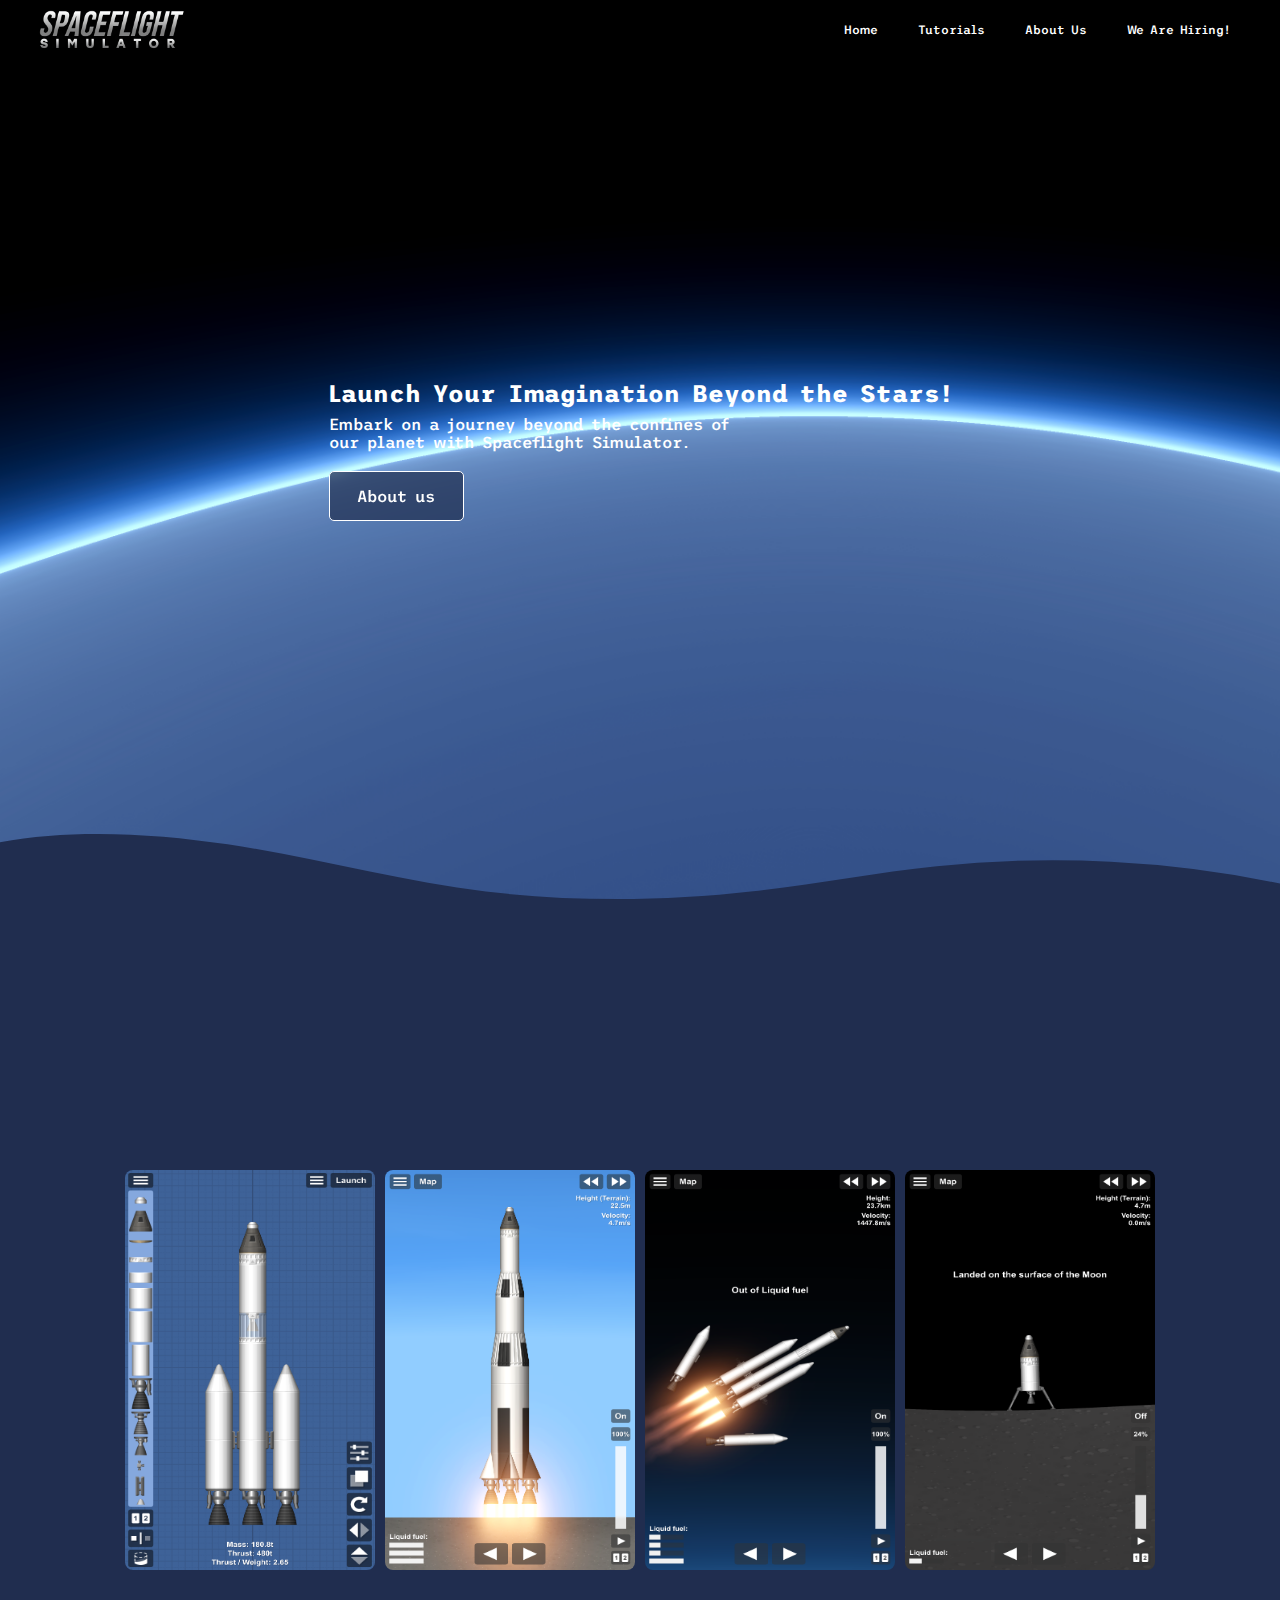
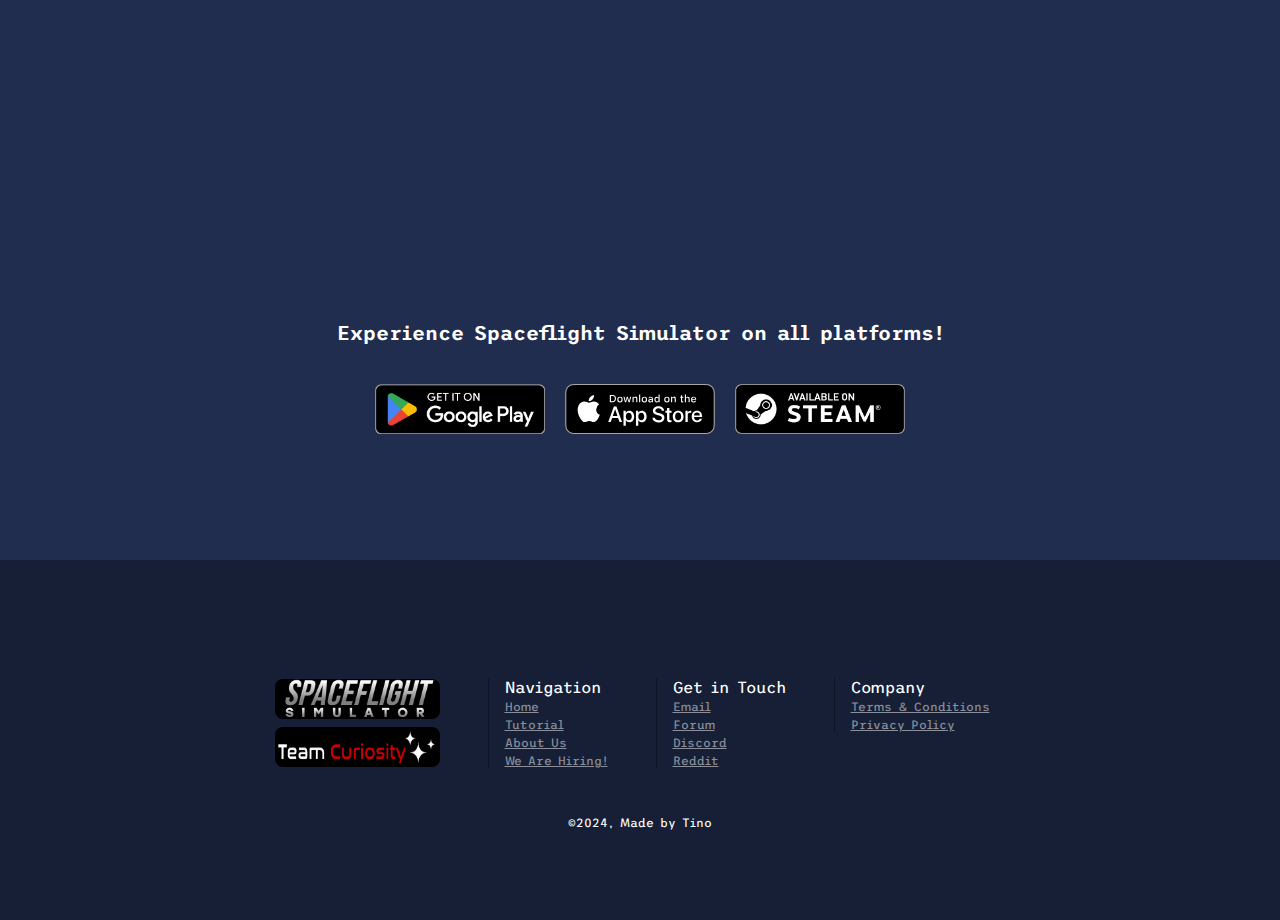
<file: index.html>
<!DOCTYPE html>
<html lang="en">
<head>
    <meta charset="UTF-8">
    <meta name="viewport" content="width=device-width, initial-scale=1.0">
    <link rel="stylesheet" href="style.css">
    <link rel="stylesheet" href="/css/home.css">
    <title>Spaceflight Simulator</title>
</head>
<body>

    <nav>
        <input type="checkbox" id="sidebar-active">
        <img src="/assets/logo.jpg" alt="The logo of Spaceflight Simulator">

        <label for="sidebar-active" class="open-sidebar-button">
            <svg xmlns="http://www.w3.org/2000/svg" height="32px" viewBox="0 -960 960 960" width="32px" fill="#000"><path d="M120-240v-80h720v80H120Zm0-200v-80h720v80H120Zm0-200v-80h720v80H120Z"/></svg>
        </label>

        <label id="overlay" for="sidebar-active"></label>

        <div class="links-container">
            <label for="sidebar-active" class="close-sidebar-button">
                <svg xmlns="http://www.w3.org/2000/svg" height="32px" viewBox="0 -960 960 960" width="32px" fill="#000"><path d="m256-200-56-56 224-224-224-224 56-56 224 224 224-224 56 56-224 224 224 224-56 56-224-224-224 224Z"/></svg>
            </label>

            <a href="index.html">Home</a>   
            <a href="/html/tutorial.html">Tutorials</a>
            <a href="/html/about.html">About Us</a>
            <a href="/html/jobs.html">We Are Hiring!</a>
        </div>
    </nav>

    <section class="hero-section">
        <div class="text-container">
            <h1>Launch Your Imagination Beyond the Stars!</h1>
            <p>Embark on a journey beyond the confines of <br> our planet with Spaceflight Simulator.</p>
            <a href="/html/about.html">About us</a>
        </div>
    </section>

    <section class="gameplay-section">
        <div class="wave">
            <svg data-name="Layer 1" xmlns="http://www.w3.org/2000/svg" viewBox="0 0 1200 120" preserveAspectRatio="none">
                <path d="M321.39,56.44c58-10.79,114.16-30.13,172-41.86,82.39-16.72,168.19-17.73,250.45-.39C823.78,31,906.67,72,985.66,92.83c70.05,18.48,146.53,26.09,214.34,3V0H0V27.35A600.21,600.21,0,0,0,321.39,56.44Z" class="shape-fill"></path>
            </svg>
        </div>

        <div class="image-container">
            <div class="row">
                <img id="slide1" src="./assets/gameplay/build.png" alt="An image shwoing the proces of building a rocket">
                <img id="slide2" src="./assets/gameplay/launch.png" alt="An image showing the laucnhing of a rocket">
            </div>
            <div class="row">
                <img id="slide3" src="./assets/gameplay/staging.png" alt="An image shwoing the staging mechanic in the game">
                <img id="slide4" src="./assets/gameplay/landing.png" alt="An image shwoing a rocket land on the surface of the moon">
            </div>

        </div>

    </section>

    <section class="download-section">

        <h1>Experience Spaceflight Simulator on all platforms!</h1>

        <div class="download-links-container">

            <a href="https://play.google.com/store/search?q=space%20flight%20simulator&c=apps&gl=DE"> <img src="./assets/badges/Google_Play_Badge.png" alt="A button indicating the user to download the game through the Google Play Store"> </a>

            <a href="https://apple.co/3PaoHJW"> <img src="./assets/badges/App_Store_Badge.svg" alt="A button indicating the user to download the game through the Apple App Store"> </a>

            <a href="https://store.steampowered.com/app/1718870/Spaceflight_Simulator/"> <img src="./assets/badges/Steam_Badge.png" alt="A button indicating the user to download the game through the Steam Website"> </a>

        </div>

    </section>

    <footer>

        <div class="footer-container">

            <div class="footer-logo-container">
                <img src="./assets/logo.jpg" alt="">
                <img src="./assets/logo2.png" alt="">
            </div>

            <div class="footer-links-container">
                <div class="links-column">
                    <h3>Navigation</h3>
                    <a href="">Home</a>
                    <a href="">Tutorial</a>
                    <a href="">About Us</a>
                    <a href="">We Are Hiring!</a>
                </div>
        
                <div class="links-column">
                    <h3>Get in Touch</h3>
                    <a href="">Email</a>
                    <a href="">Forum</a>
                    <a href="">Discord</a>
                    <a href="">Reddit</a>
                </div>
        
                <div class="links-column">
                    <h3>Company</h3>
                    <a href="">Terms & Conditions</a>
                    <a href="">Privacy Policy</a>
                </div>
            </div>
        </div>

        <h3>©2024, Made by Tino</h3>

    </footer>
    
</body>
</html>
</file>
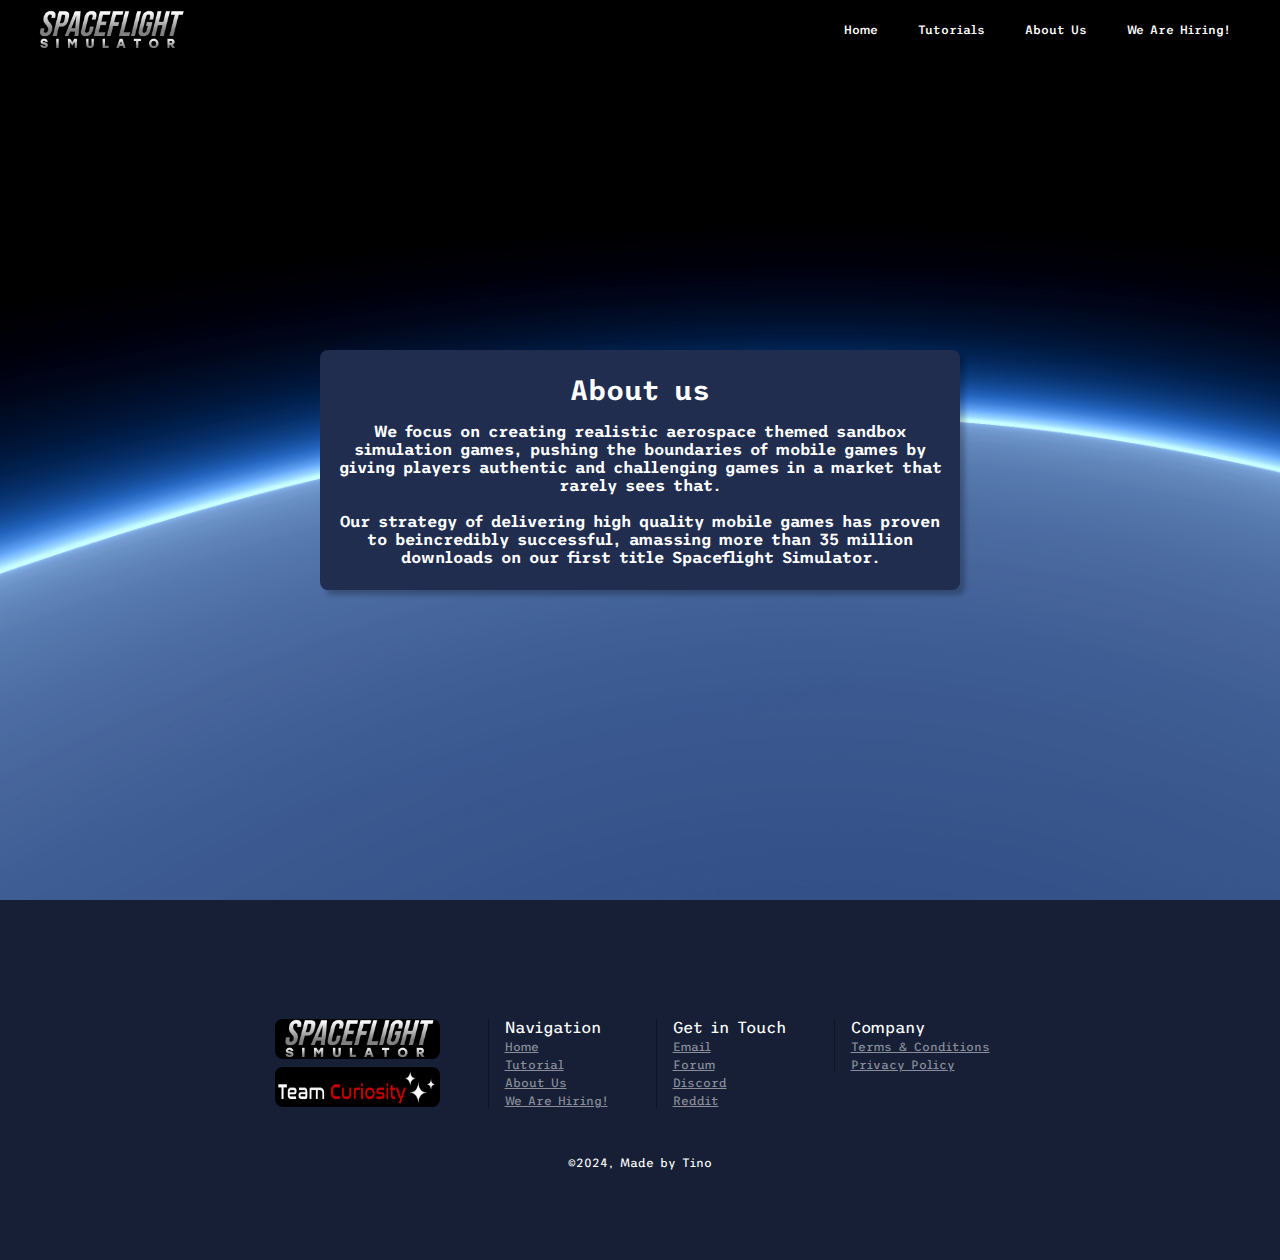
<file: html/about.html>
<!DOCTYPE html>
<html lang="en">
<head>
    <meta charset="UTF-8">
    <meta name="viewport" content="width=device-width, initial-scale=1.0">
    <link rel="stylesheet" href="../style.css">
    <link rel="stylesheet" href="/css/about.css">
    <title>Spaceflight Simulator</title>
</head>
<body>

    <nav>
        <input type="checkbox" id="sidebar-active">
        <img src="/assets/logo.jpg" alt="The logo of Spaceflight Simulator">

        <label for="sidebar-active" class="open-sidebar-button">
            <svg xmlns="http://www.w3.org/2000/svg" height="32px" viewBox="0 -960 960 960" width="32px" fill="#000"><path d="M120-240v-80h720v80H120Zm0-200v-80h720v80H120Zm0-200v-80h720v80H120Z"/></svg>
        </label>

        <label id="overlay" for="sidebar-active"></label>

        <div class="links-container">
            <label for="sidebar-active" class="close-sidebar-button">
                <svg xmlns="http://www.w3.org/2000/svg" height="32px" viewBox="0 -960 960 960" width="32px" fill="#000"><path d="m256-200-56-56 224-224-224-224 56-56 224 224 224-224 56 56-224 224 224 224-56 56-224-224-224 224Z"/></svg>
            </label>

            <a href="../index.html">Home</a>
            <a href="/html/tutorial.html">Tutorials</a>
            <a href="/html/about.html">About Us</a>
            <a href="/html/jobs.html">We Are Hiring!</a>
        </div>
    </nav>

    <section class="about-section">
        <div class="section-container">
            <div class="about-container">
                <h1>About us</h1>
                <h3>
                    We focus on creating realistic aerospace themed sandbox simulation
                    games, pushing the boundaries of mobile games by giving players authentic
                    and challenging games in a market that rarely sees that.
                </h3>
                <br>
                <h3>
                    Our strategy of delivering high quality mobile games has proven to beincredibly successful,
                    amassing more than 35 million downloads on our first title Spaceflight Simulator.
                </h3>
            </div>
        </div>
    </section>

    <footer>

        <div class="footer-container">

            <div class="footer-logo-container">
                <img src="../assets/logo.jpg" alt="">
                <img src="../assets/logo2.png" alt="">
            </div>

            <div class="footer-links-container">
                <div class="links-column">
                    <h3>Navigation</h3>
                    <a href="">Home</a>
                    <a href="">Tutorial</a>
                    <a href="">About Us</a>
                    <a href="">We Are Hiring!</a>
                </div>
        
                <div class="links-column">
                    <h3>Get in Touch</h3>
                    <a href="">Email</a>
                    <a href="">Forum</a>
                    <a href="">Discord</a>
                    <a href="">Reddit</a>
                </div>
        
                <div class="links-column">
                    <h3>Company</h3>
                    <a href="">Terms & Conditions</a>
                    <a href="">Privacy Policy</a>
                </div>
            </div>
        </div>

        <h3>©2024, Made by Tino</h3>

    </footer>
    
</body>
</html>
</file>
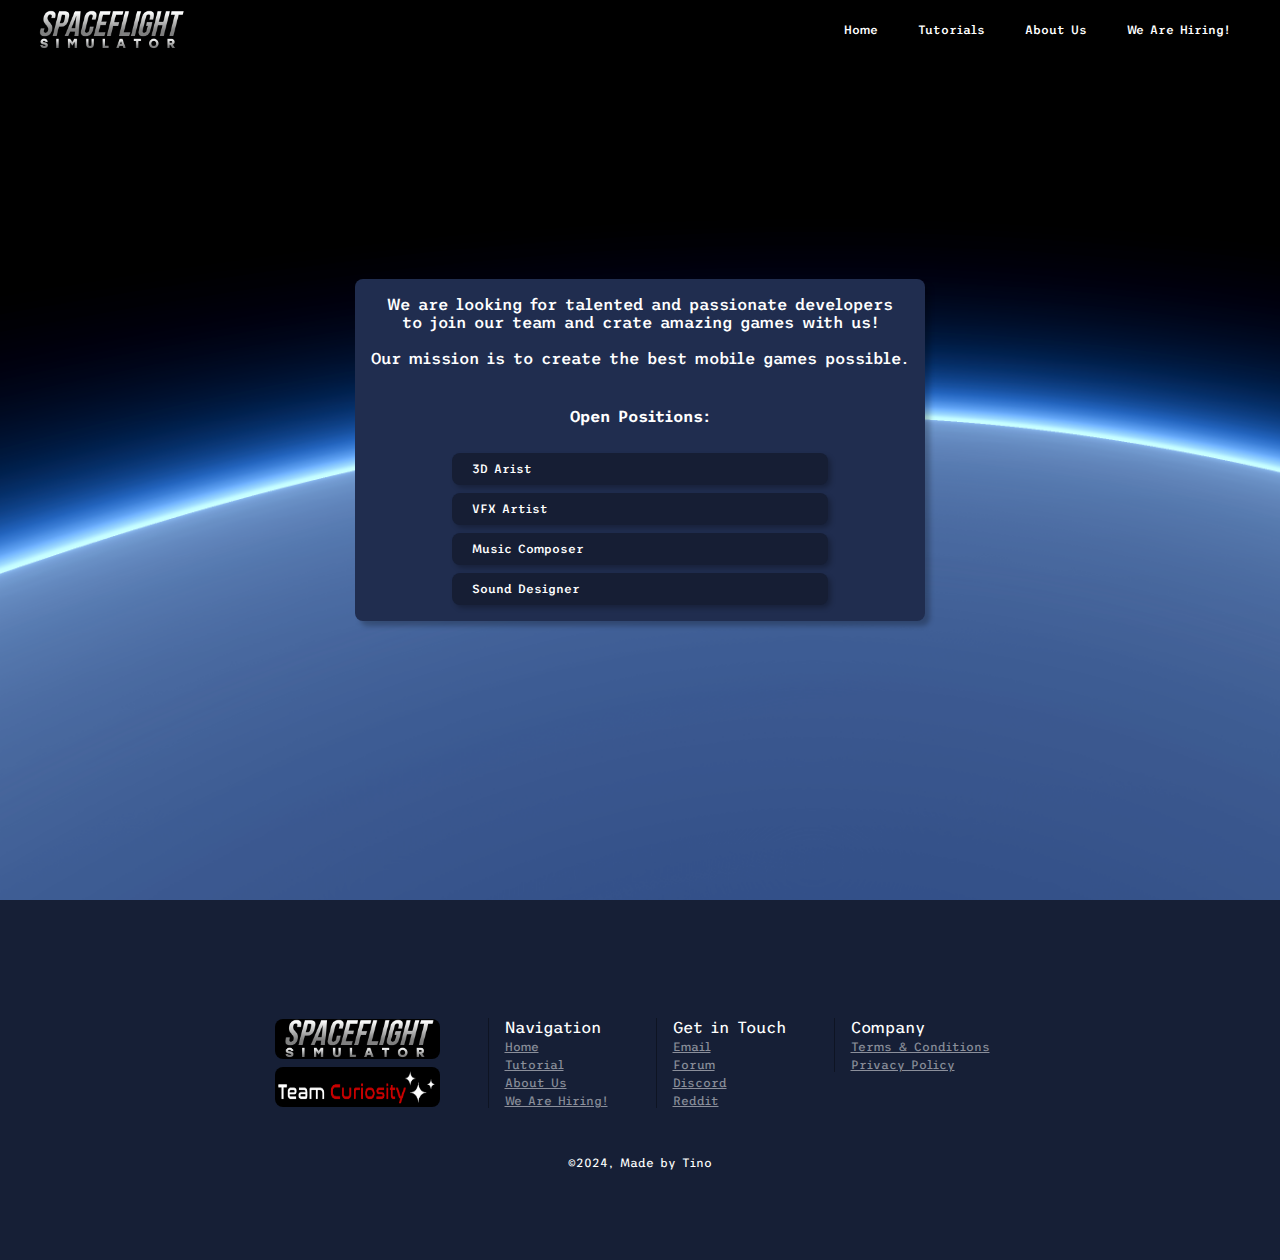
<file: html/jobs.html>
<!DOCTYPE html>
<html lang="en">
<head>
    <meta charset="UTF-8">
    <meta name="viewport" content="width=device-width, initial-scale=1.0">
    <link rel="stylesheet" href="../style.css">
    <link rel="stylesheet" href="/css/jobs.css">
    <title>Spaceflight Simulator</title>
</head>
<body>

    <nav>
        <input type="checkbox" id="sidebar-active">
        <img src="/assets/logo.jpg" alt="The logo of Spaceflight Simulator">

        <label for="sidebar-active" class="open-sidebar-button">
            <svg xmlns="http://www.w3.org/2000/svg" height="32px" viewBox="0 -960 960 960" width="32px" fill="#000"><path d="M120-240v-80h720v80H120Zm0-200v-80h720v80H120Zm0-200v-80h720v80H120Z"/></svg>
        </label>

        <label id="overlay" for="sidebar-active"></label>

        <div class="links-container">
            <label for="sidebar-active" class="close-sidebar-button">
                <svg xmlns="http://www.w3.org/2000/svg" height="32px" viewBox="0 -960 960 960" width="32px" fill="#000"><path d="m256-200-56-56 224-224-224-224 56-56 224 224 224-224 56 56-224 224 224 224-56 56-224-224-224 224Z"/></svg>
            </label>

            <a href="../index.html">Home</a>   
            <a href="/html/tutorial.html">Tutorials</a>
            <a href="/html/about.html">About Us</a>
            <a href="/html/jobs.html">We Are Hiring!</a>
        </div>
    </nav>

    <section class="jobs-section">
        <div class="section-container">
            <div class="text-container">
                <h3>We are looking for talented and passionate developers <br> to join our team and crate amazing games with us!</h3> <br>
                <h3>Our mission is to create the best mobile games possible.</h3>
            </div>
            <div class="jobs-list-container">
                <h2>Open Positions:</h2>
                <div class="job">3D Arist</div>
                <div class="job">VFX Artist</div>
                <div class="job">Music Composer</div>
                <div class="job">Sound Designer</div>
            </div>
        </div>
    </section>

    <footer>

        <div class="footer-container">

            <div class="footer-logo-container">
                <img src="../assets/logo.jpg" alt="">
                <img src="../assets/logo2.png" alt="">
            </div>

            <div class="footer-links-container">
                <div class="links-column">
                    <h3>Navigation</h3>
                    <a href="">Home</a>
                    <a href="">Tutorial</a>
                    <a href="">About Us</a>
                    <a href="">We Are Hiring!</a>
                </div>
        
                <div class="links-column">
                    <h3>Get in Touch</h3>
                    <a href="">Email</a>
                    <a href="">Forum</a>
                    <a href="">Discord</a>
                    <a href="">Reddit</a>
                </div>
        
                <div class="links-column">
                    <h3>Company</h3>
                    <a href="">Terms & Conditions</a>
                    <a href="">Privacy Policy</a>
                </div>
            </div>
        </div>

        <h3>©2024, Made by Tino</h3>

    </footer>
    
</body>
</html>
</file>
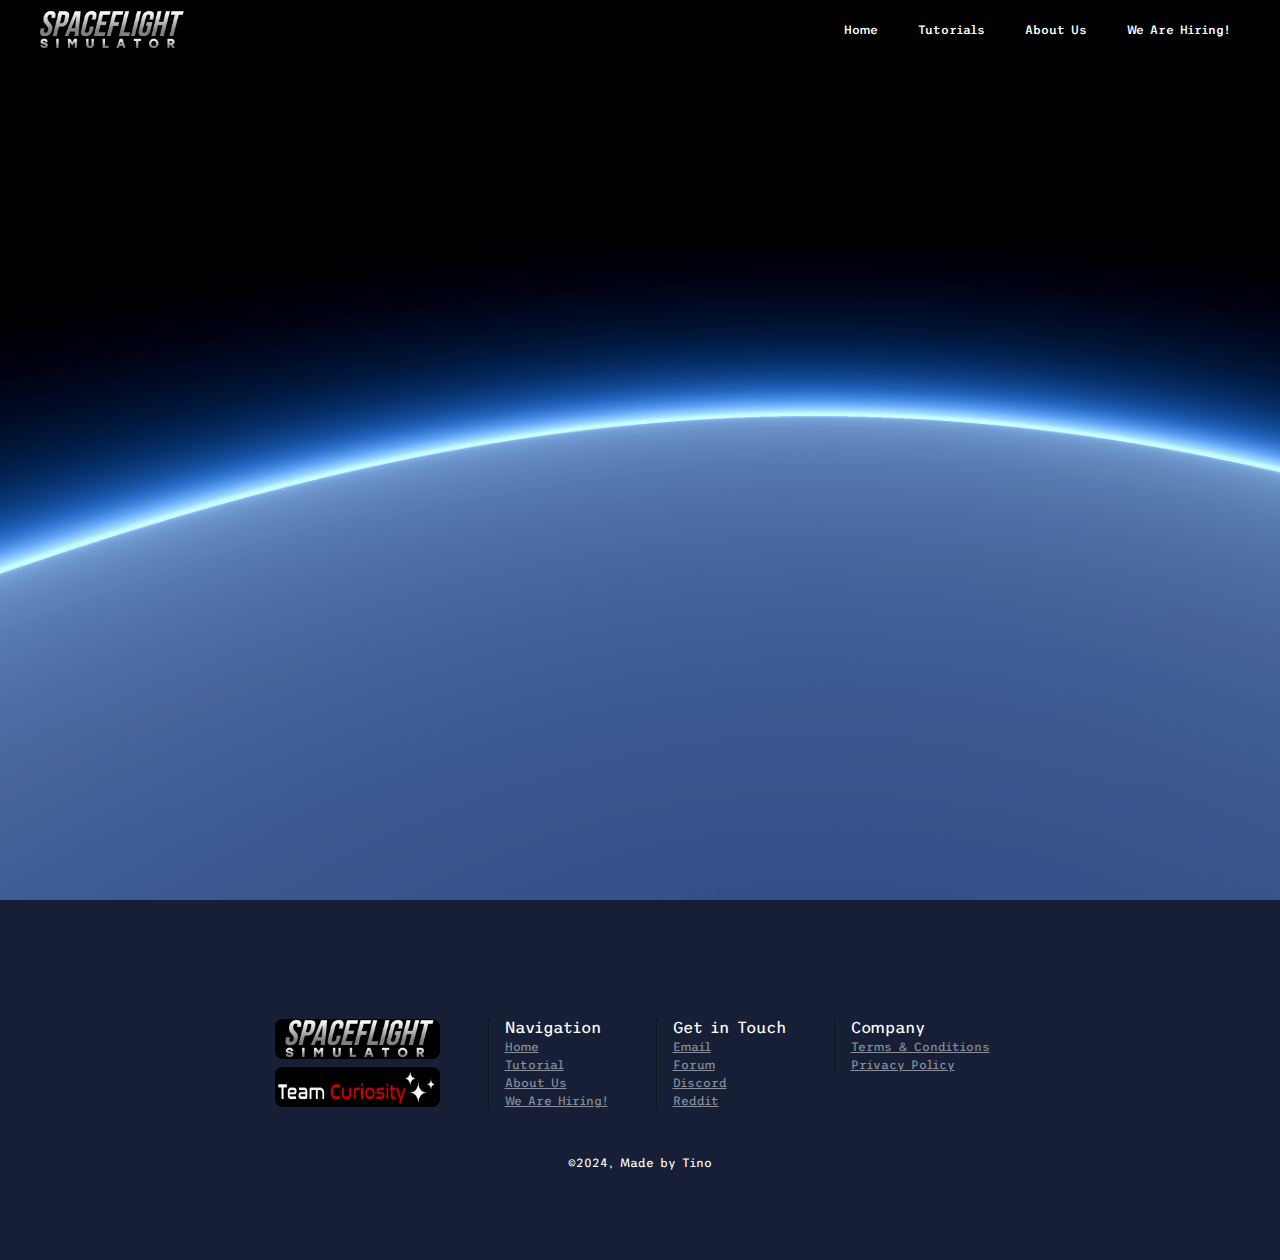
<file: html/tutorial.html>
<!DOCTYPE html>
<html lang="en">
<head>
    <meta charset="UTF-8">
    <meta name="viewport" content="width=device-width, initial-scale=1.0">
    <link rel="stylesheet" href="../style.css">
    <link rel="stylesheet" href="/css/tutorial.css">
    <title>Spaceflight Simulator</title>
</head>
<body>

    <nav>
        <input type="checkbox" id="sidebar-active">
        <img src="/assets/logo.jpg" alt="The logo of Spaceflight Simulator">

        <label for="sidebar-active" class="open-sidebar-button">
            <svg xmlns="http://www.w3.org/2000/svg" height="32px" viewBox="0 -960 960 960" width="32px" fill="#000"><path d="M120-240v-80h720v80H120Zm0-200v-80h720v80H120Zm0-200v-80h720v80H120Z"/></svg>
        </label>

        <label id="overlay" for="sidebar-active"></label>

        <div class="links-container">
            <label for="sidebar-active" class="close-sidebar-button">
                <svg xmlns="http://www.w3.org/2000/svg" height="32px" viewBox="0 -960 960 960" width="32px" fill="#000"><path d="m256-200-56-56 224-224-224-224 56-56 224 224 224-224 56 56-224 224 224 224-56 56-224-224-224 224Z"/></svg>
            </label>

            <a href="../index.html">Home</a>
            <a href="/html/tutorial.html">Tutorials</a>
            <a href="/html/about.html">About Us</a>
            <a href="/html/jobs.html">We Are Hiring!</a>
        </div>
    </nav>

    <section class="tutorial-section">

        <div class="tutorial-container">

            <div class="sub-tutorial-container">
                    <iframe width="350" height="198" src="https://www.youtube.com/embed/5uorANMdB60?si=LSA7cx-fVBIR1BxF" title="YouTube video player" frameborder="0" allow="accelerometer; autoplay; clipboard-write; encrypted-media; gyroscope; picture-in-picture; web-share" referrerpolicy="strict-origin-when-cross-origin" allowfullscreen></iframe>
    
                    <iframe width="350" height="198" src="https://www.youtube.com/embed/PkW87qJYEzg?si=i0lhJzEzzbMU1KYZ" title="YouTube video player" frameborder="0" allow="accelerometer; autoplay; clipboard-write; encrypted-media; gyroscope; picture-in-picture; web-share" referrerpolicy="strict-origin-when-cross-origin" allowfullscreen></iframe>
            </div>
    
            <div class="sub-tutorial-container">            
                    <iframe width="350" height="198" src="https://www.youtube.com/embed/5RgPDlBNaN8?si=t9BscIrCNF46eU-b" title="YouTube video player" frameborder="0" allow="accelerometer; autoplay; clipboard-write; encrypted-media; gyroscope; picture-in-picture; web-share" referrerpolicy="strict-origin-when-cross-origin" allowfullscreen></iframe>
        

                    <iframe width="350" height="198" src="https://www.youtube.com/embed/bMv5LmSNgdo?si=WpXGJ92hUVL2ONUI" title="YouTube video player" frameborder="0" allow="accelerometer; autoplay; clipboard-write; encrypted-media; gyroscope; picture-in-picture; web-share" referrerpolicy="strict-origin-when-cross-origin" allowfullscreen></iframe>
            </div>
    
        </div>

    </section>

    <footer>

        <div class="footer-container">

            <div class="footer-logo-container">
                <img src="../assets/logo.jpg" alt="">
                <img src="../assets/logo2.png" alt="">
            </div>

            <div class="footer-links-container">
                <div class="links-column">
                    <h3>Navigation</h3>
                    <a href="">Home</a>
                    <a href="">Tutorial</a>
                    <a href="">About Us</a>
                    <a href="">We Are Hiring!</a>
                </div>
        
                <div class="links-column">
                    <h3>Get in Touch</h3>
                    <a href="">Email</a>
                    <a href="">Forum</a>
                    <a href="">Discord</a>
                    <a href="">Reddit</a>
                </div>
        
                <div class="links-column">
                    <h3>Company</h3>
                    <a href="">Terms & Conditions</a>
                    <a href="">Privacy Policy</a>
                </div>
            </div>
        </div>

        <h3>©2024, Made by Tino</h3>

    </footer>
    
</body>
</html>
</file>
<file: style.css>
@import url('https://fonts.googleapis.com/css2?family=Trispace:wght@100..800&display=swap');

* {
    margin: 0;
    padding: 0;
    box-sizing: border-box;
}

:root {
    /* Margin */
    --margin-xxs: .25rem;
    --margin-xs: .5rem;
    --margin-s: .75rem;
    --margin-m: 1rem;
    --margin-l: 1.25rem;
    --margin-xl: 1.75rem;
    --margin-xxl: 2.5rem;

    /* Paddidng */
    --padding-xxs: .25rem;
    --padding-xs: .5rem;
    --padding-s: .75rem;
    --padding-m: 1rem;
    --padding-l: 1.25rem;
    --padding-xl: 1.75rem;
    --padding-xxl: 2.5rem;

    /* Color */
    --primary: #fff;
    --secondary: #000;
    --tertiary: #202d4f;

    /* Font */
    --font: "Trispace", sans-serif;

    /* Font Size */
    --font-size-xxs: .25rem;
    --font-size-xs: .5rem;
    --font-size-s: .75rem;
    --font-size-m: 1rem;
    --font-size-l: 1.25rem;
    --font-size-xl: 1.75rem;
    --font-size-xxl: 2.5rem;

    /* Font Wieght */
    --font-weight-xxs: 100;
    --font-weight-xs: 200;
    --font-weight-s: 300;
    --font-weight-m: 400;
    --font-weight-l: 500;
    --font-weight-xl: 600;
    --font-weight-xxl: 700;

    /* Line Hight */
    --line-hight-xxs: 0.65rem;
    --line-hight-xs: 1.1rem;
    --line-hight-s: 1.35rem;
    --line-hight-m: 2.4rem;
    --line-hight-l: 2.5rem;
    --line-hight-xl: 2.8rem;
    --line-hight-xxl: 3rem;

    /* Transition */
    --transition: 500ms ease-out;
}



nav {
    height: 60px;
    width: 100%;
    padding: 0 30px;
    background-color: transparent;
    display: flex;
    justify-content: space-between;
    align-items: center;
    position: absolute;
}
nav img {
    width: 165px;
    height: 40px;
}
.links-container {
    height: 100%;
    width: 100%;
    display: flex;
    flex-direction: row;
    justify-content: flex-end;
    align-items: center;
}
nav a {
    height: 100%;
    padding: 0 20px;
    display: flex;
    align-items: center;
    text-decoration: none;
    color: var(--primary);
    font-family: var(--font);
    font-size: var(--font-size-s);
    font-weight: var(--font-weight-l);
    transition: var(--transition);
}
nav a:hover {
    scale: 1.1;
}
nav .logo {
    margin-right: auto;
}
nav svg {
    fill: var(--primary);
}
#sidebar-active {
    display: none;
}
.open-sidebar-button, .close-sidebar-button {
    padding: 0 20px;
    display: none;
    cursor: pointer;
}
@media(max-width: 650px) {
    nav {
        padding: 0px;
    }
    .links-container {
        flex-direction: column;
        align-items: flex-start;
        justify-content: flex-start;

        position: fixed;
        top: 0;
        right: -100%;
        z-index: 10;
        width: 300px;

        background-color: #5773b97e;
        backdrop-filter: blur(10px);
        box-shadow: -5px 0 5px rgba(0, 0, 0, 0.25);

        transition: var(--transition);
    }
    nav a {
        box-sizing: border-box;
        height: auto;
        width: 100%;
        padding: 20px 30px;
        justify-content: flex-start;
    }
    .open-sidebar-button, .close-sidebar-button {
        padding: 20px;
        display: block;
    }
    .open-sidebar-button {
        margin-left: auto;
    }
    #sidebar-active:checked ~ .links-container{
        right: 0;
    }
}
</file>
<file: css/home.css>
.hero-section {
    display: flex;
    justify-content: center;
    align-items: center;

    flex-direction: column;

    min-height: 100vh;
    max-width: 100vw;

    background-image: url(../assets/background.png);
    background-repeat: no-repeat;
    background-size: cover;
}

.text-container {
    display: flex;
    justify-content: center;
    align-items: flex-start;

    flex-direction: column;
}

.text-container h1 {
    font-family: var(--font);
    font-size: 1.5rem;
    font-weight: var(--font-weight-xxl);
    color: var(--primary);

    margin-bottom: var(--margin-xs);
}

.text-container p {
    font-family: var(--font);
    font-size: var(--font-size-m);
    font-weight: var(--font-weight-l);
    color: var(--primary);

    margin-bottom: var(--margin-l);
}

.text-container a {
    font-family: var(--font);
    font-size: var(--font-size-m);
    font-weight: var(--font-weight-l);
    color: var(--primary);

    display: flex;
    justify-content: center;
    align-items: center;

    text-decoration: none;

    width: 135px;
    height: 50px;

    background-color: #202d4fb3;
    backdrop-filter: blur(5px);

    border: 1.5px solid var(--primary);
    border-radius: 5px;

    cursor: pointer;
    transition: var(--transition);
}

.text-container a:hover {
    scale: 1.03;
    backdrop-filter: blur(1px);
}

.wave {
    position: absolute;
    bottom: 0;
    left: 0;
    width: 100%;
    overflow: hidden;
    line-height: 0;
    transform: rotate(180deg);
}

.wave svg {
    position: relative;
    display: block;
    width: calc(100% + 1.3px);
    height: 72px;
}

.wave .shape-fill {
    fill: #202d4f;
}

.gameplay-section {
    display: flex;
    justify-content: center;
    align-items: center;

    flex-direction: column;

    min-height: 100vh;
    max-width: 100vw;

    padding-top: var(--padding-xxl);
    background-color: #202d4f;
}

.image-container {
    display: flex;
    justify-content: center;
    align-items: center;

    gap: 10px;
    flex-direction: row;
    flex-wrap: wrap;
}

.row {
    display: flex;
    justify-content: center;
    align-items: center;

    gap: 10px;
    flex-direction: row;
    flex-wrap: wrap;
}

.row img {
    width: 250px;
    height: 400px;
    border-radius: 0.5rem;
}




.download-section {
    display: flex;
    justify-content: center;
    align-items: center;

    flex-direction: column;

    min-height: 40vh;
    max-width: 100vw;

    background-color: var(--tertiary);
}

.download-section h1 {
    font-family: var(--font);
    font-size: var(--font-size-l);
    font-weight: var(--font-weight-xl);
    color: var(--primary);

    margin: var(--margin-xxl) 0;

    text-align: center;
}

.download-links-container {
    display: flex;
    justify-content: center;
    align-items: center;

    flex-wrap: wrap;
    gap: 10px;

    margin-bottom: var(--margin-xxl);
}

.download-links-container img {
    width: 170px;
    height: 50px;
    transition: var(--transition);
}

.download-links-container img:hover {
    scale: 1.03;
}


footer {
    display: flex;
    justify-content: center;
    align-items: center;

    flex-direction: column;

    min-height: 40vh;
    max-width: 100vw;

    background-color: #161f36;
}

.footer-container {
    display: flex;
    justify-content: center;
    align-items: center;

    flex-direction: row;
    gap: 3rem;

    padding-bottom: var(--padding-l);
    margin: var(--margin-xl) 0;
}

.footer-logo-container {
    display: flex;
    justify-content: center;
    align-items: center;

    flex-direction: column;
    gap: 0.5rem;
}

.footer-logo-container img {
    width: 165px;
    height: 40px;
    border-radius: 0.5rem;
}

.footer-links-container {
    display: flex;
    justify-content: center;
    align-items: flex-start;

    flex-direction: row;
    gap: 2rem;
}

.links-column {
    display: flex;
    justify-content: center;
    align-items: flex-start;

    flex-direction: column;
    gap: 0.25rem;

    padding: 0 var(--padding-m);

    border-left: 1.5px solid #0e1423;
}

.links-column h3 {
    font-family: var(--font);
    font-size: var(--font-size-m);
    font-weight: var(--font-weight-m);
    color: var(--primary);
}

.links-column a {
    font-family: var(--font);
    font-size: var(--font-size-s);
    font-weight: var(--font-weight-m);
    color: var(--primary);
    opacity: 0.5;
    transition: var(--transition);
}

.links-column a:hover {
    scale: 1.01;
}

footer h3 {
    text-align: center;
    font-family: var(--font);
    font-size: var(--font-size-s);
    font-weight: var(--font-weight-m);
    color: var(--primary);
}


@media(max-width: 850px) {
    .footer-container {
        flex-direction: column;
    }
    .footer-links-container {
        flex-direction: column;
    }
    .links-column {
        border: none;
    }
    footer h3 {
        padding-bottom: var(--padding-xs);
    }
    .section-container {
        margin-top: 90px;
        flex-wrap: wrap;
    }
    .column {
        flex-wrap: wrap;
    }

    .wave {
        position: absolute;
        bottom: -60px;
        left: 0;
        width: 100%;
        overflow: hidden;
        line-height: 0;
        transform: rotate(180deg);
    }
    
    .wave svg {
        position: relative;
        display: block;
        width: calc(100% + 1.3px);
        height: 50px;
    }
    
    .wave .shape-fill {
        fill: #202d4f;
    }

    .text-container {
        text-align: center;
        padding: 0 var(--padding-l);
        align-items: center;
    }

    .image-container {
        flex-direction: column;
    }
    .row {
        flex-direction: column;
    }
    .download-links-container {
        flex-direction: column;
    }
}



@media(max-width: 650px) {
    #sidebar-active:checked ~ #overlay {
        height: 420vh;
        width: 100%;
        position: absolute;
        top: 0;
        left: 0;
        z-index: 9;
        cursor: pointer;
    }
}
</file>
<file: css/about.css>
.about-section {
    display: flex;
    justify-content: center;
    align-items: center;

    flex-direction: column;

    min-height: 100vh;
    max-width: 100vw;

    background-image: url(../assets/background.png);
    background-repeat: no-repeat;
    background-size: cover;
}

.section-container {
    display: flex;
    justify-content: center;
    align-items: center;

    flex-direction: column;
    gap: 1rem;

    width: 40rem;

    padding-top: var(--padding-xxl);
}

.about-container {
    display: flex;
    justify-content: center;
    align-items: center;

    flex-direction: column;

    width: 100%;
    height: 15rem;
    text-align: center;

    border-radius: 0.5rem;

    padding: var(--padding-m);

    /* backdrop-filter: blur(5px); */
    background-color: var(--tertiary);
    box-shadow: 5px 5px 5px rgba(0, 0, 0, 0.25);
}

.about-container h1 {
    font-family: var(--font);
    font-size: var(--font-size-xl);
    font-weight: var(--font-weight-xl);
    color: var(--primary);
    padding-bottom: var(--padding-m);
}

.about-container h3 {
    font-family: var(--font);
    font-size: var(--font-size-m);
    font-weight: var(--font-weight-xl);
    color: var(--primary);
}

footer {
    display: flex;
    justify-content: center;
    align-items: center;

    flex-direction: column;

    min-height: 40vh;
    max-width: 100vw;

    background-color: #161f36;
}

.footer-container {
    display: flex;
    justify-content: center;
    align-items: center;

    flex-direction: row;
    gap: 3rem;

    padding-bottom: var(--padding-l);
    margin: var(--margin-xl) 0;
}

.footer-logo-container {
    display: flex;
    justify-content: center;
    align-items: center;

    flex-direction: column;
    gap: 0.5rem;
}

.footer-logo-container img {
    width: 165px;
    height: 40px;
    border-radius: 0.5rem;
}

.footer-links-container {
    display: flex;
    justify-content: center;
    align-items: flex-start;

    flex-direction: row;
    gap: 2rem;
}

.links-column {
    display: flex;
    justify-content: center;
    align-items: flex-start;

    flex-direction: column;
    gap: 0.25rem;

    padding: 0 var(--padding-m);

    border-left: 1.5px solid #0e1423;
}

.links-column h3 {
    font-family: var(--font);
    font-size: var(--font-size-m);
    font-weight: var(--font-weight-m);
    color: var(--primary);
}

.links-column a {
    font-family: var(--font);
    font-size: var(--font-size-s);
    font-weight: var(--font-weight-m);
    color: var(--primary);
    opacity: 0.5;
    transition: var(--transition);
}

.links-column a:hover {
    scale: 1.01;
}

footer h3 {
    text-align: center;
    font-family: var(--font);
    font-size: var(--font-size-s);
    font-weight: var(--font-weight-m);
    color: var(--primary);
}


@media(max-width: 850px) {
    .footer-container {
        flex-direction: column;
    }
    .footer-links-container {
        flex-direction: column;
    }
    .links-column {
        border: none;
    }
    footer h3 {
        padding-bottom: var(--padding-xs);
    }

    .section-container {
        width: 20rem;
    }

    .about-container {
        height: fit-content;
    }

    .about-container h1 {
        font-size: var(--font-size-xl);
    }

    .about-container h3 {
        font-size: var(--font-size-m);
    }
}


@media(max-width: 650px) {
    #sidebar-active:checked ~ #overlay {
        height: 169vh;
        width: 100%;
        position: absolute;
        top: 0;
        left: 0;
        z-index: 9;
        cursor: pointer;
    }
}
</file>
<file: css/jobs.css>
.jobs-section {
    display: flex;
    justify-content: center;
    align-items: center;

    flex-direction: column;

    min-height: 100vh;
    max-width: 100vw;

    background-image: url(../assets/background.png);
    background-repeat: no-repeat;
    background-size: cover;
}

.section-container {
    border-radius: 0.5rem;

    padding: var(--padding-m);
    margin: 0 var(--margin-m);

    background-color: var(--tertiary);
    box-shadow: 5px 5px 5px rgba(0, 0, 0, 0.25);
}

.text-container {
    text-align: center;
    padding-bottom: var(--padding-xxl);
}

.text-container h3 {
    font-family: var(--font);
    font-size: var(--font-seize-s);
    font-weight: var(--font-weight-l);
    color: var(--primary);
}

.jobs-list-container {
    display: flex;
    justify-content: center;
    align-items: center;

    flex-direction: column;
    gap: 0.5rem;
}

.jobs-list-container h2 {
    font-family: var(--font);
    font-size: var(--font-size-m);
    font-weight: var(--font-weight-xl);
    color: var(--primary);
    padding-bottom: var(--padding-l);
}

.job {
    display: flex;
    justify-content: flex-start;
    align-items: center;

    width: 70%;
    height: 2rem;
    background-color: #161e34;
    box-shadow: 3px 3px 5px rgba(0, 0, 0, 0.25);
    padding-left: var(--padding-l);

    border-radius: 0.5rem;

    font-family: var(--font);
    font-size: var(--font-size-s);
    font-weight: var(--font-weight-l);
    color: var(--primary);

    cursor: pointer;
    transition: var(--transition);
}

.job:hover {
    scale: 1.03;
    transform: translateX(0.7rem);
}

footer {
    display: flex;
    justify-content: center;
    align-items: center;

    flex-direction: column;

    min-height: 40vh;
    max-width: 100vw;

    background-color: #161f36;
}

.footer-container {
    display: flex;
    justify-content: center;
    align-items: center;

    flex-direction: row;
    gap: 3rem;

    padding-bottom: var(--padding-l);
    margin: var(--margin-xl) 0;
}

.footer-logo-container {
    display: flex;
    justify-content: center;
    align-items: center;

    flex-direction: column;
    gap: 0.5rem;
}

.footer-logo-container img {
    width: 165px;
    height: 40px;
    border-radius: 0.5rem;
}

.footer-links-container {
    display: flex;
    justify-content: center;
    align-items: flex-start;

    flex-direction: row;
    gap: 2rem;
}

.links-column {
    display: flex;
    justify-content: center;
    align-items: flex-start;

    flex-direction: column;
    gap: 0.25rem;

    padding: 0 var(--padding-m);

    border-left: 1.5px solid #0e1423;
}

.links-column h3 {
    font-family: var(--font);
    font-size: var(--font-size-m);
    font-weight: var(--font-weight-m);
    color: var(--primary);
}

.links-column a {
    font-family: var(--font);
    font-size: var(--font-size-s);
    font-weight: var(--font-weight-m);
    color: var(--primary);
    opacity: 0.5;
    transition: var(--transition);
}

.links-column a:hover {
    scale: 1.01;
}

footer h3 {
    text-align: center;
    font-family: var(--font);
    font-size: var(--font-size-s);
    font-weight: var(--font-weight-m);
    color: var(--primary);
}


@media(max-width: 850px) {
    .footer-container {
        flex-direction: column;
    }
    .footer-links-container {
        flex-direction: column;
    }
    .links-column {
        border: none;
    }
    footer h3 {
        padding-bottom: var(--padding-xs);
    }

    .job {
        width: 90%;
    }
}


@media(max-width: 650px) {
    #sidebar-active:checked ~ #overlay {
        height: 169vh;
        width: 100%;
        position: absolute;
        top: 0;
        left: 0;
        z-index: 9;
        cursor: pointer;
    }
}
</file>
<file: css/tutorial.css>
.tutorial-section {
    display: flex;
    justify-content: center;
    align-items: center;

    flex-direction: column;

    min-height: 100vh;
    max-width: 100vw;

    background-image: url(../assets/background.png);
    background-repeat: no-repeat;
    background-size: cover;

    padding: 7rem 0;
}

.tutorial-container {
    display: flex;
    justify-content: center;
    align-items: center;
    flex-direction: row;
    flex-wrap: wrap;
    gap: 0.5rem;
}

.sub-tutorial-container {
    display: flex;
    justify-content: center;
    align-items: center;
    flex-direction: column;
    gap: 0.5rem;
}

.sub-tutorial-container iframe {
    border-radius: 0.5rem;
}

footer {
    display: flex;
    justify-content: center;
    align-items: center;

    flex-direction: column;

    min-height: 40vh;
    max-width: 100vw;

    background-color: #161f36;
}

.footer-container {
    display: flex;
    justify-content: center;
    align-items: center;

    flex-direction: row;
    gap: 3rem;

    padding-bottom: var(--padding-l);
    margin: var(--margin-xl) 0;
}

.footer-logo-container {
    display: flex;
    justify-content: center;
    align-items: center;

    flex-direction: column;
    gap: 0.5rem;
}

.footer-logo-container img {
    width: 165px;
    height: 40px;
    border-radius: 0.5rem;
}

.footer-links-container {
    display: flex;
    justify-content: center;
    align-items: flex-start;

    flex-direction: row;
    gap: 2rem;
}

.links-column {
    display: flex;
    justify-content: center;
    align-items: flex-start;

    flex-direction: column;
    gap: 0.25rem;

    padding: 0 var(--padding-m);

    border-left: 1.5px solid #0e1423;
}

.links-column h3 {
    font-family: var(--font);
    font-size: var(--font-size-m);
    font-weight: var(--font-weight-m);
    color: var(--primary);
}

.links-column a {
    font-family: var(--font);
    font-size: var(--font-size-s);
    font-weight: var(--font-weight-m);
    color: var(--primary);
    opacity: 0.5;
    transition: var(--transition);
}

.links-column a:hover {
    scale: 1.01;
}

footer h3 {
    text-align: center;
    font-family: var(--font);
    font-size: var(--font-size-s);
    font-weight: var(--font-weight-m);
    color: var(--primary);
}


@media(max-width: 850px) {
    .footer-container {
        flex-direction: column;
    }
    .footer-links-container {
        flex-direction: column;
    }
    .links-column {
        border: none;
    }
    footer h3 {
        padding-bottom: var(--padding-xs);
    }
}


@media(max-width: 650px) {
    #sidebar-active:checked ~ #overlay {
        height: 201vh;
        width: 100%;
        position: absolute;
        top: 0;
        left: 0;
        z-index: 9;
        cursor: pointer;
    }
}
</file>
